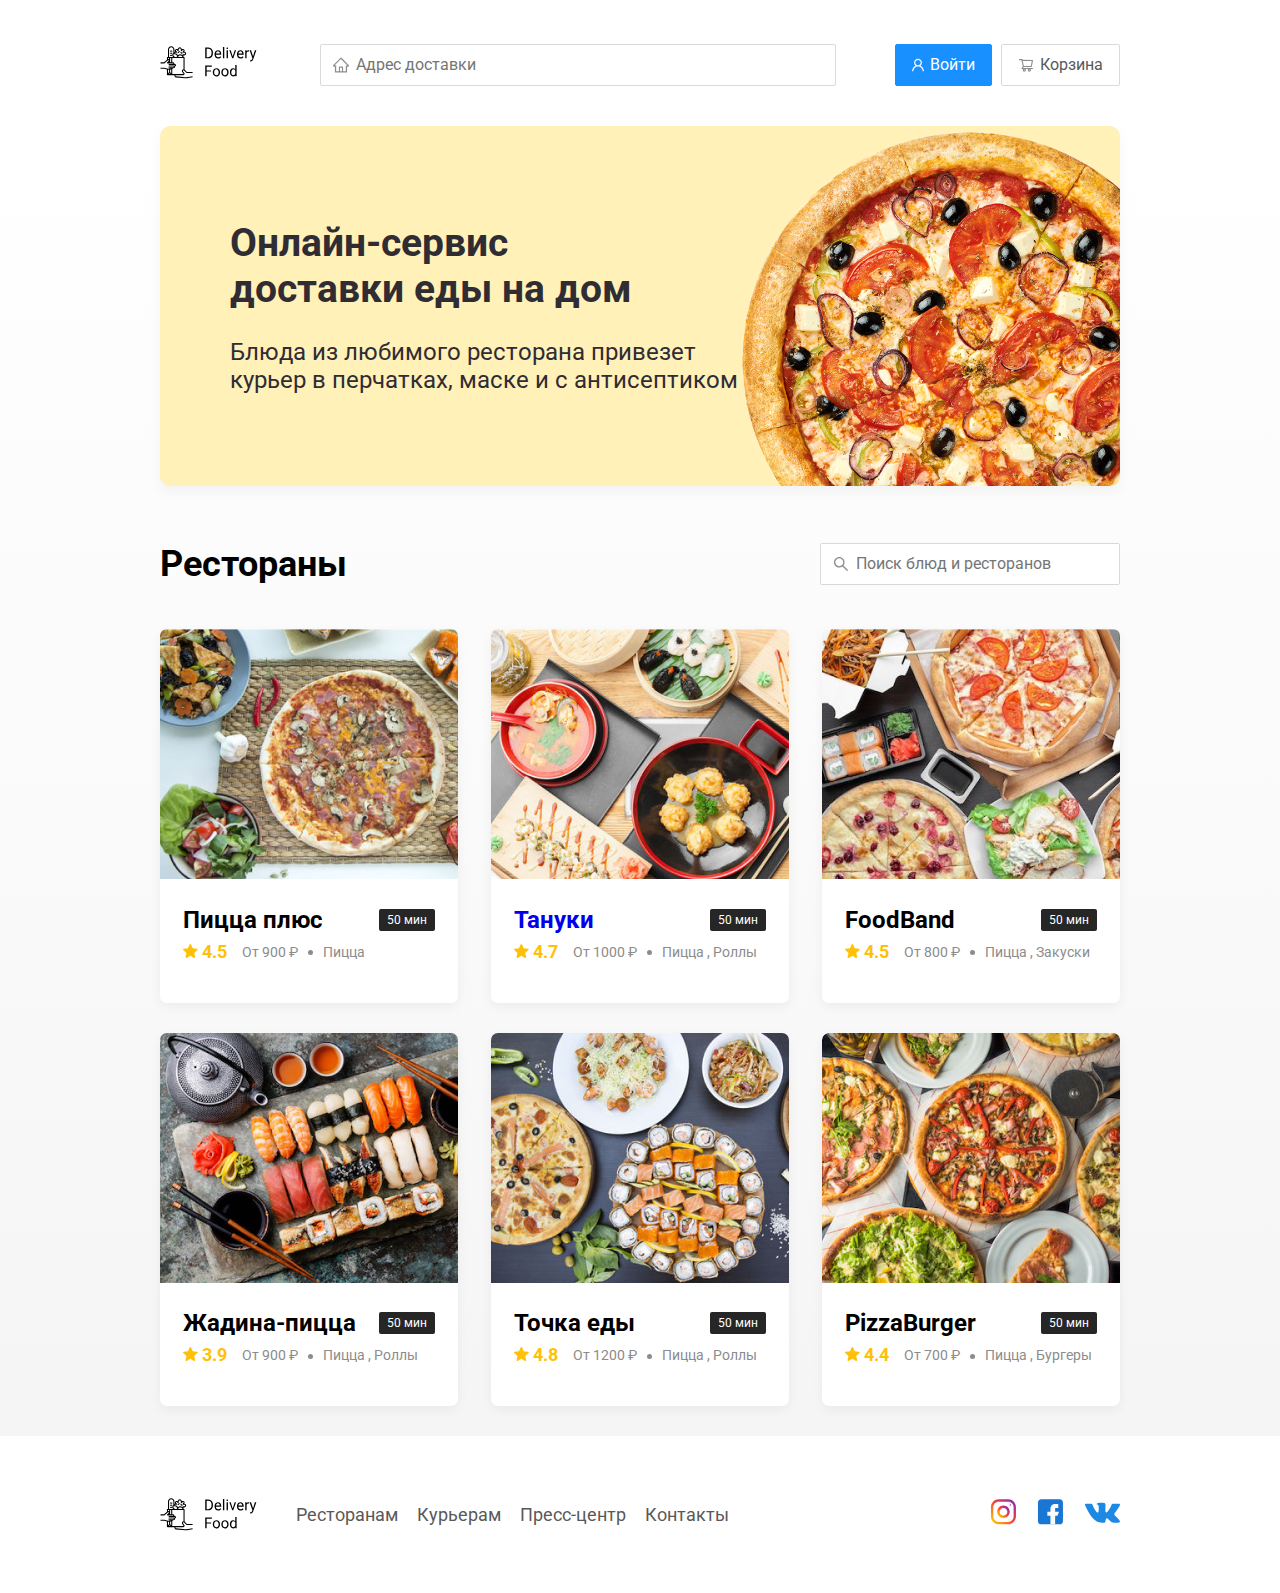
<file: index.html>
<!DOCTYPE html>
<html lang="ru">
<head>
 <meta charset="UTF-8">
 <meta name="viewport" content="width=device-width, initial-scale=1.0">
 <title>Delivery Food - доставка еды на дом</title>

<link href="https://fonts.googleapis.com/css?family=Roboto:400,700&display=swap&subset=cyrillic" rel="stylesheet">

<link rel="stylesheet" href="css\normalize.css">
<link rel="stylesheet" href="css/animate.css">
<link rel="stylesheet" href="css/main.css">
</head>
<body>

<div class="container">
  <header class="header"> 
    <a href="index.html" class="logo animated fadeInUp">
          <img src="img/logo.svg" alt="logo" class="logo">
    </a>

   <input type="text" class="input input-address" placeholder="Адрес доставки">
  
   <div class="buttons">
    <button class="button button-primary">
     <img src="img/user.svg" alt="home" class="button-icon">
     <span class="button-text">Войти</span>
    </button>
    <button class="button">
     <img src="img/shopping-cart.svg" alt="icon" class="button-icon">
     <span class="button-text">Корзина</span>
    </button>
   </div>
  </header>



</div>
<!-- /.container -->

<main class="main">
  <div class="container">
      <section class="promo">
        <h1 class="promo-title">Онлайн-сервис <br>доставки еды на дом</h1>
        <p class="promo-text">Блюда из любимого ресторана привезет курьер в перчатках, маске и с антисептиком</p>
      </section>
      
      <section class="restaurants">
        <div class="section-heading">
          <h2 class="section-title">Рестораны</h2>
          <input type="text" class="input input-search" placeholder="Поиск блюд и ресторанов">
        </div>
        
        <div class="cards">
          <div class="card">
            <img src="img/cards/image-1.jpg" alt="img" class="card-image">
            <div class="card-text">
              <div class="card-heading">
                <h3 class="card-title">Пицца плюс</h3>
                <span class="card-tag tag">50 мин</span>
              </div>
              <!-- /.card-heading -->
              <div class="card-info">
                <div class="rating"><img src="img/star.svg" alt="star" class="rating-star" /> 4.5 </div>
                <div class="price">От 900 ₽</div>
                <div class="category">Пицца</div>
              </div>
              <!-- /.card-info -->
      
            </div>
            <!-- /.card-text -->
          </div>
          <!-- /.card -->
      
          <a href="restaurant.html" class="card">
            <img src="img/cards/image-2.jpg" alt="img" class="card-image">
            <div class="card-text">
              <div class="card-heading">
                <h3 class="card-title">Тануки </h3>
                <span class="card-tag tag">50 мин</span>
              </div>
              <!-- /.card-heading -->
              <div class="card-info">
                <div class="rating"><img src="img/star.svg" alt="star" class="rating-star" /> 4.7 </div>
                <div class="price">От 1000 ₽</div>
                <div class="category">Пицца , Роллы</div>
              </div>
              <!-- /.card-info -->
      
            </div>
            <!-- /.card-text -->
          </a>
          <!-- /.card -->
      
          <div class="card">
            <img src="img/cards/image-3.jpg" alt="img" class="card-image">
            <div class="card-text">
              <div class="card-heading">
                <h3 class="card-title">FoodBand</h3>
                <span class="card-tag tag">50 мин</span>
              </div>
              <!-- /.card-heading -->
              <div class="card-info">
                <div class="rating"><img src="img/star.svg" alt="star" class="rating-star" /> 4.5 </div>
                <div class="price">От 800 ₽</div>
                <div class="category">Пицца , Закуски</div>
              </div>
              <!-- /.card-info -->
      
            </div>
            <!-- /.card-text -->
          </div>
          <!-- /.card -->
      
          <div class="card">
            <img src="img/cards/image-4.jpg" alt="img" class="card-image">
            <div class="card-text">
              <div class="card-heading">
                <h3 class="card-title">Жадина-пицца</h3>
                <span class="card-tag tag">50 мин</span>
              </div>
              <!-- /.card-heading -->
              <div class="card-info">
                <div class="rating"><img src="img/star.svg" alt="star" class="rating-star" /> 3.9 </div>
                <div class="price">От 900 ₽</div>
                <div class="category">Пицца , Роллы</div>
              </div>
              <!-- /.card-info -->
      
            </div>
            <!-- /.card-text -->
          </div>
          <!-- /.card -->
      
          <div class="card">
            <img src="img/cards/image-5.jpg" alt="img" class="card-image">
            <div class="card-text">
              <div class="card-heading">
                <h3 class="card-title">Точка еды</h3>
                <span class="card-tag tag">50 мин</span>
              </div>
              <!-- /.card-heading -->
              <div class="card-info">
                <div class="rating"><img src="img/star.svg" alt="star" class="rating-star" /> 4.8 </div>
                <div class="price">От 1200 ₽</div>
                <div class="category">Пицца , Роллы</div>
              </div>
              <!-- /.card-info -->
      
            </div>
            <!-- /.card-text -->
          </div>
          <!-- /.card -->
      
          <div class="card">
            <img src="img/cards/image-6.jpg" alt="img" class="card-image">
            <div class="card-text">
              <div class="card-heading">
                <h3 class="card-title">PizzaBurger</h3>
                <span class="card-tag tag">50 мин</span>
              </div>
              <!-- /.card-heading -->
              <div class="card-info">
                <div class="rating"><img src="img/star.svg" alt="star" class="rating-star" /> 4.4 </div>
                <div class="price">От 700 ₽</div>
                <div class="category">Пицца , Бургеры</div>
              </div>
              <!-- /.card-info -->
      
            </div>
            <!-- /.card-text -->
          </div>
          <!-- /.card -->
      
      
        </div>
        <!-- /.cards -->
      </section>
  </div>
</main>

<footer class="footer">
  <div class="container">
    <div class="footer-block">
      <img src="img/logo.svg" alt="logo" class="logo footer-logo">
      <nav class="footer-nav">
        <a href="#" class="footer-link">Ресторанам</a>
        <a href="#" class="footer-link">Курьерам</a>
        <a href="#" class="footer-link">Пресс-центр</a>
        <a href="#" class="footer-link">Контакты</a>
      </nav>
      <div class="social-links">
        <a href="#" class="social-link"><img src="img/social/Insta.svg" alt="Insta"></a>
        <a href="#" class="social-link"><img src="img/social/Facebook.svg" alt="Facebook"></a>
        <a href="#" class="social-link"><img src="img/social/Vk.svg" alt="vk"></a>
      </div>
    </div>
    <!-- /.footer-block -->
  </div>
  <!-- /.container -->
</footer>

<script src="js/wow.min.js"></script>
<script src="js/main.js"></script>
  
</body>
</html>
</file>
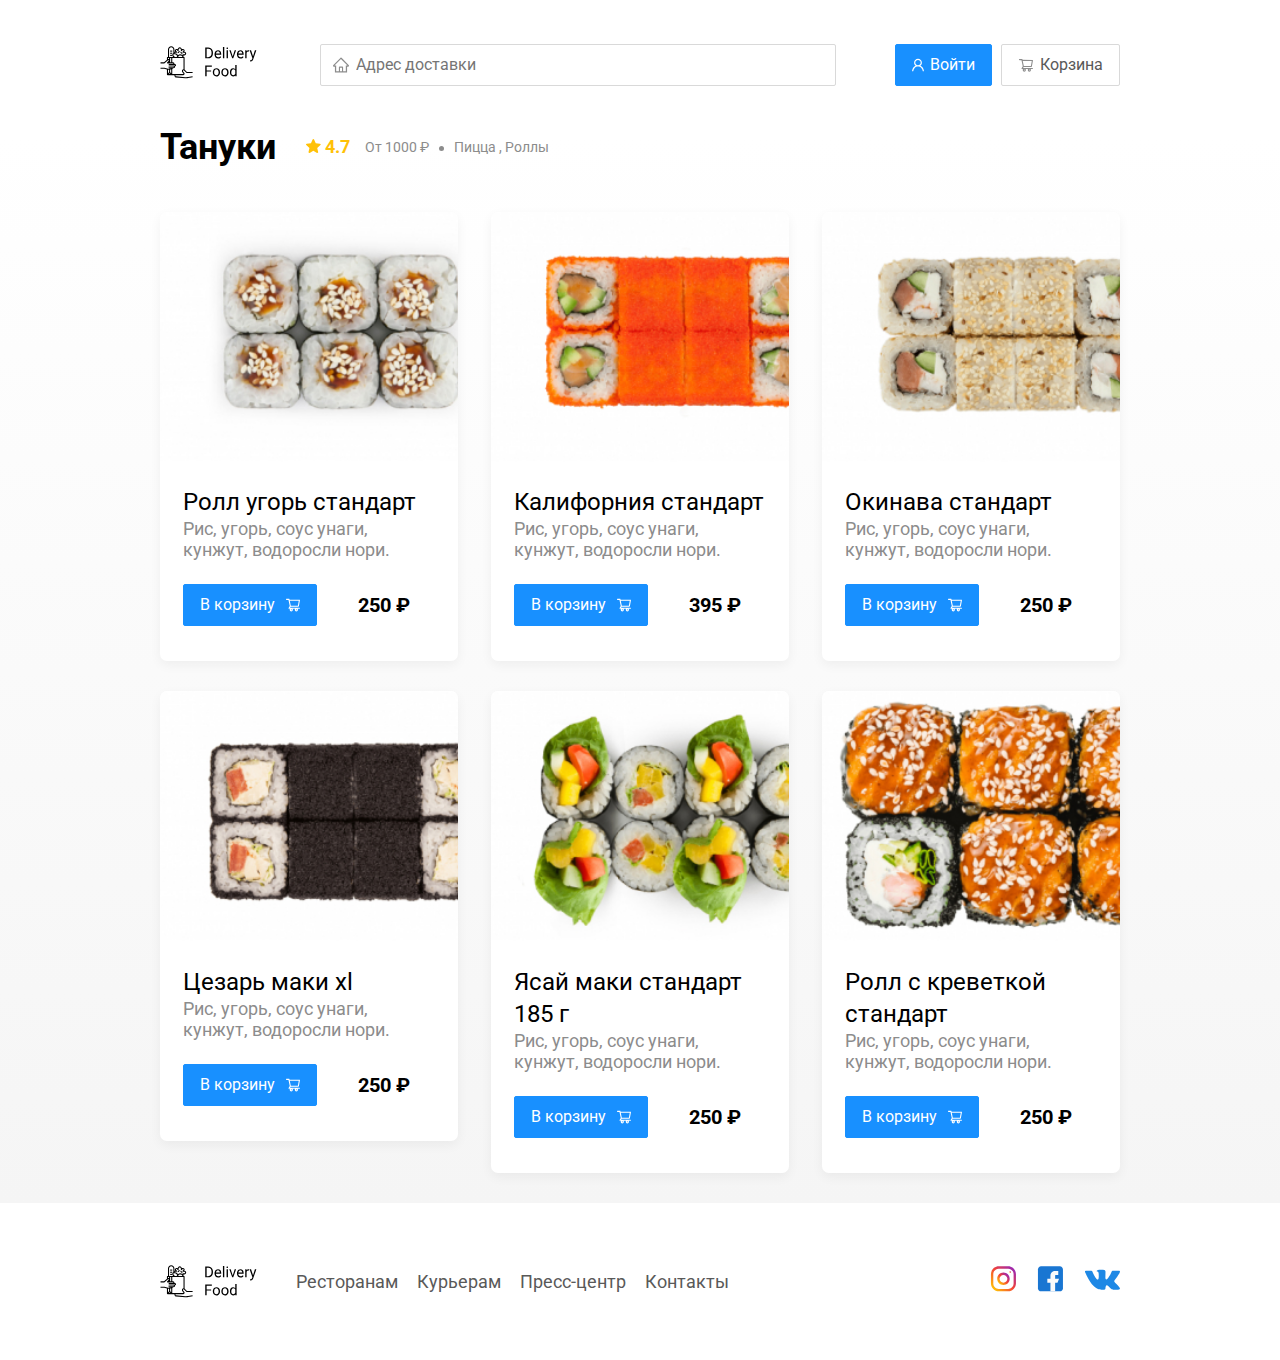
<file: restaurant.html>
<!DOCTYPE html>
<html lang="ru">
<head>
 <meta charset="UTF-8">
 <meta name="viewport" content="width=device-width, initial-scale=1.0">
 <title>Тануки</title>

<link href="https://fonts.googleapis.com/css?family=Roboto:400,700&display=swap&subset=cyrillic" rel="stylesheet">

<link rel="stylesheet" href="css\normalize.css">
<link rel="stylesheet" href="css/animate.css">
<link rel="stylesheet" href="css/main.css">
</head>
<body>

<div class="container">
  <header class="header"> 
       <a href="index.html" class="logo animated  fadeInDown ">
         <img src="img/logo.svg" alt="logo" class="logo">
       </a>
  
   <input type="text" class="input input-address" placeholder="Адрес доставки">
  
   <div class="buttons">
    <button class="button button-primary">
     <img src="img/user.svg" alt="home" class="button-icon">
     <span class="button-text">Войти</span>
    </button>
    <button class="button" id="card-button">
     <img src="img/shopping-cart.svg" alt="icon" class="button-icon">
     <span class="button-text" >Корзина</span>
    </button>
   </div>
  </header>



</div>
<!-- /.container -->

<main class="main">
  <div class="container">

      
      <section class="restaurants">
        <div class="section-heading">
          <h2 class="section-title ">
            Тануки</h2>
          <div class="card-info">
            <div class="rating"><img src="img/star.svg" alt="star" class="rating-star" /> 4.7 </div>
            <div class="price">От 1000 ₽</div>
            <div class="category">Пицца , Роллы</div>
          </div>
        </div>

        <div class="cards">
          <div class="card wow fadeInUp" data-wow-delay="0.2s">
            <img src="img/tanuki/roll-1.jpg" alt="img" class="card-image">
            <div class="card-text">
              <div class="card-heading">
                <h3 class="card-title card-title-reg">Ролл угорь стандарт</h3>
              </div>
              <!-- /.card-heading -->
              <div class="card-info">
                <div class="ingredients">Рис, угорь, соус унаги, кунжут, водоросли нори.</div>
              </div>
              <!-- /.card-info -->
              <div class="card-buttons">
                <button class="button button-primary" >
                  <span class="button-card-text">В корзину</span>
                  <img src="img/shopping-card 2.svg" alt="shopping-cart"  class="button-card-image">
                </button>
                <strong class="card-price-bold">250 ₽ </strong>
              </div>
            </div>
            <!-- /.card-text -->
          </div>
          <!-- /.card -->
      
          <div class="card wow fadeInUp" data-wow-delay="0.4s">
            <img src="img/tanuki/roll-2.jpg" alt="img" class="card-image">
              <div class="card-text">
                <div class="card-heading">
                  <h3 class="card-title card-title-reg">Калифорния  стандарт</h3>
                </div>
                <!-- /.card-heading -->
                <div class="card-info">
                  <div class="ingredients">Рис, угорь, соус унаги, кунжут, водоросли нори.</div>
                </div>
                <!-- /.card-info -->
                <div class="card-buttons">
                  <button class="button button-primary">
                    <span class="button-card-text">В корзину</span>
                    <img src="img/shopping-card 2.svg" alt="shopping-cart" class="button-card-image">
                  </button>
                  <strong class="card-price-bold">395 ₽ </strong>
                </div>
              </div>
              <!-- /.card-text -->
          </div>
          <!-- /.card -->
      
          <div class="card wow fadeInUp" data-wow-delay="0.6s">
            <img src="img/tanuki/roll-3.jpg" alt="img" class="card-image">
           <div class="card-text">
             <div class="card-heading">
               <h3 class="card-title card-title-reg">Окинава стандарт</h3>
             </div>
             <!-- /.card-heading -->
             <div class="card-info">
               <div class="ingredients">Рис, угорь, соус унаги, кунжут, водоросли нори.</div>
             </div>
             <!-- /.card-info -->
             <div class="card-buttons">
               <button class="button button-primary">
                 <span class="button-card-text">В корзину</span>
                 <img src="img/shopping-card 2.svg" alt="shopping-cart" class="button-card-image">
               </button>
               <strong class="card-price-bold">250 ₽ </strong>
             </div>
           </div>
           <!-- /.card-text -->
          </div>
          <!-- /.card -->
      
          <div class="card wow fadeInUp" data-wow-delay="0.2s">
            <img src="img/tanuki/roll-4.jpg" alt="img" class="card-image">
            <div class="card-text">
              <div class="card-heading">
                <h3 class="card-title card-title-reg">Цезарь маки хl</h3>
              </div>
              <!-- /.card-heading -->
              <div class="card-info">
                <div class="ingredients">Рис, угорь, соус унаги, кунжут, водоросли нори.</div>
              </div>
              <!-- /.card-info -->
              <div class="card-buttons">
                <button class="button button-primary">
                  <span class="button-card-text">В корзину</span>
                  <img src="img/shopping-card 2.svg" alt="shopping-cart" class="button-card-image">
                </button>
                <strong class="card-price-bold">250 ₽ </strong>
              </div>
            </div>
            <!-- /.card-text -->
          </div>
          <!-- /.card -->
      
          <div class="card wow fadeInUp" data-wow-delay="0.4s">
            <img src="img/tanuki/roll-5.jpg" alt="img" class="card-image">
            <div class="card-text">
              <div class="card-heading">
                <h3 class="card-title card-title-reg">Ясай маки стандарт 185 г</h3>
              </div>
              <!-- /.card-heading -->
              <div class="card-info">
                <div class="ingredients">Рис, угорь, соус унаги, кунжут, водоросли нори.</div>
              </div>
              <!-- /.card-info -->
              <div class="card-buttons">
                <button class="button button-primary">
                  <span class="button-card-text">В корзину</span>
                  <img src="img/shopping-card 2.svg" alt="shopping-cart" class="button-card-image">
                </button>
                <strong class="card-price-bold">250 ₽ </strong>
              </div>
            </div>
            <!-- /.card-text -->
          </div>
          <!-- /.card -->
      
          <div class="card wow fadeInUp" data-wow-delay="0.6s">
            <img src="img/tanuki/roll-6.jpg" alt="img" class="card-image">
            <div class="card-text">
              <div class="card-heading">
                <h3 class="card-title card-title-reg">Ролл с креветкой стандарт</h3>
              </div>
              <!-- /.card-heading -->
              <div class="card-info">
                <div class="ingredients">Рис, угорь, соус унаги, кунжут, водоросли нори.</div>
              </div>
              <!-- /.card-info -->
              <div class="card-buttons">
                <button class="button button-primary">
                  <span class="button-card-text">В корзину</span>
                  <img src="img/shopping-card 2.svg" alt="shopping-cart" class="button-card-image">
                </button>
                <strong class="card-price-bold">250 ₽ </strong>
              </div>
            </div>
            <!-- /.card-text -->
          </div>
          <!-- /.card -->
      
      
        </div>
        <!-- /.cards -->
      </section>
  </div>
</main>

<footer class="footer">
  <div class="container">
    <div class="footer-block">
      <img src="img/logo.svg" alt="logo" class="logo footer-logo">
      <nav class="footer-nav">
        <a href="#" class="footer-link">Ресторанам</a>
        <a href="#" class="footer-link">Курьерам</a>
        <a href="#" class="footer-link">Пресс-центр</a>
        <a href="#" class="footer-link">Контакты</a>
      </nav>
      <div class="social-links">
        <a href="#" class="social-link"><img src="img/social/Insta.svg" alt="Insta"></a>
        <a href="#" class="social-link"><img src="img/social/Facebook.svg" alt="Facebook"></a>
        <a href="#" class="social-link"><img src="img/social/Vk.svg" alt="Vk"></a>
      </div>
    </div>
    <!-- /.footer-block -->
  </div>
  <!-- /.container -->
</footer>

<div class="modal">
  <div class="modal-dialog">
    <div class="modal-header">
      <h3 class="modal-title">Корзина</h3>
      <button class="close">&times;</button>
    </div>
    <!-- /.modal-header -->
    <div class="modal-body">
      <div class="food-row">
        <span class="food-name">Ролл угорь стандарт</span>
        <strong class="food-price">250 ₽</strong>
        <div class="food-counter">
          <button class="counter-button">-</button>
          <span class="counter">1</span>
          <button class="counter-button">+</button>
        </div>

      </div>
      <!-- /.food-row -->
      <div class="food-row">
        <span class="food-name">Ролл угорь стандарт</span>
        <strong class="food-price">250 ₽</strong>
        <div class="food-counter">
          <button class="counter-button">-</button>
          <span class="counter">1</span>
          <button class="counter-button">+</button>
        </div>

      </div>
      <!-- /.food-row -->
      <div class="food-row">
        <span class="food-name">Ролл угорь стандарт</span>
        <strong class="food-price">250 ₽</strong>
        <div class="food-counter">
          <button class="counter-button">-</button>
          <span class="counter">1</span>
          <button class="counter-button">+</button>
        </div>

      </div>
      <!-- /.food-row -->
      <div class="food-row">
        <span class="food-name">Ролл угорь стандарт</span>
        <strong class="food-price">250 ₽</strong>
        <div class="food-counter">
          <button class="counter-button">-</button>
          <span class="counter">1</span>
          <button class="counter-button">+</button>
        </div>

      </div>
      <!-- /.food-row -->
      <div class="food-row">
        <span class="food-name">Ролл угорь стандарт</span>
        <strong class="food-price">250 ₽</strong>
        <div class="food-counter">
          <button class="counter-button">-</button>
          <span class="counter">1</span>
          <button class="counter-button">+</button>
        </div>

      </div>
      <!-- /.food-row -->
    </div>
      <!-- /.modal-body -->
    <div class="modal-footer">
      <span class="modal-pricetag">1250 ₽</span>
      <div class="footer-buttons">
        <button class="button button-primary">Оформить заказ</button>
        <button class="button">Отмена</button>
      </div>
    </div>
    <!-- /.modal-footer -->
  </div>
  <!-- /.modal-dialog -->
</div>
<!-- /.modal -->

<script src="js/wow.min.js"></script>
<script src="js/main.js"></script>
  
</body>
</html>
</file>
<file: css/main.css>
* {
  -webkit-box-sizing: border-box;
          box-sizing: border-box;
}

body {
  padding-top: 44px;
  font-family: 'Roboto', sans-serif;
}

.container {
  max-width: 1200px;
  margin: auto;
}

.header {
  margin-bottom: 40px;
  display: -webkit-box;
  display: -ms-flexbox;
  display: flex;
  -webkit-box-align: center;
      -ms-flex-align: center;
          align-items: center;
  -webkit-box-pack: justify;
      -ms-flex-pack: justify;
          justify-content: space-between;
}

.input {
  outline: none;
  background: #FFFFFF;
  border: 1px solid #D9D9D9;
  border-radius: 2px;
  font-size: 16px;
  line-height: 24px;
  padding: 8px;
  padding-left: 35px;
  background-repeat: no-repeat;
  background-position: left 11px center;
}

.input-address {
  -webkit-box-flex: 0.8;
      -ms-flex: 0.8;
          flex: 0.8;
  background-image: url(../img/home.svg);
}

.input-search {
  width: 300px;
  background-image: url(../img/search.svg);
  margin-left: auto;
}

.buttons {
  display: -webkit-box;
  display: -ms-flexbox;
  display: flex;
  -webkit-box-align: center;
      -ms-flex-align: center;
          align-items: center;
}

.button {
  outline: none;
  cursor: pointer;
  display: -webkit-box;
  display: -ms-flexbox;
  display: flex;
  -webkit-box-align: center;
      -ms-flex-align: center;
          align-items: center;
  padding: 8px 16px;
  background: #FFFFFF;
  border: 1px solid #D9D9D9;
  -webkit-box-sizing: border-box;
          box-sizing: border-box;
  -webkit-box-shadow: 0px 0px 2px rgba(0, 0, 0, 0.0015);
          box-shadow: 0px 0px 2px rgba(0, 0, 0, 0.0015);
  border-radius: 2px;
  color: #595959;
  line-height: 24px;
}

.button-primary {
  background: #1890FF;
  border: 1px solid #1890FF;
  color: #fff;
  margin-right: 9px;
}

.button-icon {
  margin-right: 6px;
}

.button-card-text {
  margin-right: 10px;
}

.main {
  background: -webkit-gradient(linear, left top, left bottom, color-stop(1.04%, rgba(245, 245, 245, 0)), to(#F5F5F5));
  background: linear-gradient(180deg, rgba(245, 245, 245, 0) 1.04%, #F5F5F5 100%);
}

.promo {
  -webkit-box-shadow: 0px 7px 12px rgba(158, 158, 163, 0.1);
          box-shadow: 0px 7px 12px rgba(158, 158, 163, 0.1);
  background: #FFF1B8 url(../img/promo-img-pizza.png) no-repeat top -17px right -59px/820px;
  border-radius: 10px;
  padding: 68px 70px;
  margin-bottom: 57px;
}

.promo-text {
  max-width: 538px;
  font-style: normal;
  font-weight: normal;
  font-size: 24px;
  line-height: 28px;
  color: #302C34;
}

.promo-title {
  font-size: 39px;
  line-height: 46px;
  color: #302C34;
  font-style: normal;
  font-weight: bold;
}

.section-heading {
  display: -webkit-box;
  display: -ms-flexbox;
  display: flex;
  -webkit-box-align: center;
      -ms-flex-align: center;
          align-items: center;
  margin-bottom: 44px;
}

.section-title {
  font-style: normal;
  font-weight: bold;
  font-size: 36px;
  line-height: 42px;
  color: #000000;
  margin: 0;
  margin-right: 30px;
}

.cards {
  display: -webkit-box;
  display: -ms-flexbox;
  display: flex;
  -webkit-box-align: start;
      -ms-flex-align: start;
          align-items: flex-start;
  -ms-flex-wrap: wrap;
      flex-wrap: wrap;
  -webkit-box-pack: justify;
      -ms-flex-pack: justify;
          justify-content: space-between;
}

.card {
  background: #FFFFFF;
  -webkit-box-shadow: 0px 4px 12px rgba(0, 0, 0, 0.05);
          box-shadow: 0px 4px 12px rgba(0, 0, 0, 0.05);
  border-radius: 7px;
  overflow: hidden;
  margin-bottom: 30px;
  -ms-flex-preferred-size: 31%;
      flex-basis: 31%;
  text-decoration: none;
}

.card-image {
  width: 384px;
  height: 250px;
  -o-object-fit: cover;
     object-fit: cover;
}

.card-text {
  padding-top: 20px;
  padding-bottom: 35px;
  padding-left: 23px;
  padding-right: 23px;
}

.card-heading {
  display: -webkit-box;
  display: -ms-flexbox;
  display: flex;
  -webkit-box-align: center;
      -ms-flex-align: center;
          align-items: center;
  -webkit-box-pack: justify;
      -ms-flex-pack: justify;
          justify-content: space-between;
}

.card-title {
  margin: 0;
  font-style: normal;
  font-weight: bold;
  font-size: 24px;
  line-height: 32px;
}

.card-title-reg {
  font-weight: 400;
}

.card-tag {
  font-style: normal;
  font-weight: normal;
  font-size: 12px;
  line-height: 20px;
  color: #fff;
  background: #262626;
  border-radius: 2px;
  padding: 1px 8px;
}

.card-info {
  display: -webkit-box;
  display: -ms-flexbox;
  display: flex;
  -webkit-box-align: center;
      -ms-flex-align: center;
          align-items: center;
  -ms-flex-wrap: wrap;
      flex-wrap: wrap;
}

.card-buttons {
  display: -webkit-box;
  display: -ms-flexbox;
  display: flex;
  -webkit-box-align: center;
      -ms-flex-align: center;
          align-items: center;
  margin-top: 24px;
}

.card-price-bold {
  font-weight: bold;
  font-size: 20px;
  line-height: 32px;
  margin-left: 32px;
}

.rating {
  margin-right: 26px;
  color: #FFC107;
  font-style: normal;
  font-weight: bold;
  font-size: 18px;
  line-height: 32px;
}

.price,
.category {
  color: #8C8C8C;
  font-size: 18px;
  line-height: 32px;
}

.ingredients {
  color: #8C8C8C;
  font-size: 18px;
  line-height: 21px;
}

.price {
  margin-right: 10px;
}

.price:after {
  content: "";
  width: 5px;
  height: 5px;
  background-color: #8C8C8C;
  display: inline-block;
  vertical-align: middle;
  border-radius: 50%;
  margin-left: 10px;
}

.category {
  text-overflow: ellipsis;
  overflow: hidden;
  white-space: nowrap;
  max-width: 150px;
}

.footer {
  padding: 60px 0;
}

.footer-block {
  display: -webkit-box;
  display: -ms-flexbox;
  display: flex;
  -webkit-box-align: center;
      -ms-flex-align: center;
          align-items: center;
  -webkit-box-pack: justify;
      -ms-flex-pack: justify;
          justify-content: space-between;
}

.footer-nav {
  margin-left: 35px;
  margin-right: auto;
}

.footer-link {
  display: inline-block;
  color: #595959;
  text-decoration: none;
  font-style: normal;
  font-weight: normal;
  font-size: 18px;
  line-height: 21px;
}

.footer-link:not(:last-child) {
  margin-right: 15px;
}

.social-links {
  display: -webkit-box;
  display: -ms-flexbox;
  display: flex;
  -webkit-box-align: center;
      -ms-flex-align: center;
          align-items: center;
}

.social-link:not(:last-child) {
  margin-right: 21px;
}

.modal {
  position: fixed;
  left: 0;
  top: 0;
  width: 100%;
  height: 100%;
  background: rgba(0, 0, 0, 0.4);
  display: none;
}

.modal-dialog {
  margin: auto;
  padding: 40px 50px;
  max-width: 780px;
  width: 95%;
  background: #FFFFFF;
  border-radius: 5px;
}

.modal-header {
  display: -webkit-box;
  display: -ms-flexbox;
  display: flex;
  -webkit-box-align: center;
      -ms-flex-align: center;
          align-items: center;
  -webkit-box-pack: justify;
      -ms-flex-pack: justify;
          justify-content: space-between;
  margin-bottom: 45px;
}

.modal-title {
  margin: 0;
  font-style: normal;
  font-weight: bold;
  font-size: 36px;
  line-height: 42px;
}

.modal-body {
  margin-bottom: 52px;
}

.modal-footer {
  display: -webkit-box;
  display: -ms-flexbox;
  display: flex;
  -webkit-box-align: center;
      -ms-flex-align: center;
          align-items: center;
  -webkit-box-pack: justify;
      -ms-flex-pack: justify;
          justify-content: space-between;
}

.modal-pricetag {
  background: #262626;
  border-radius: 5px;
  color: #FAFAFA;
  padding: 15px 20px;
  font-size: 20px;
  line-height: 23px;
}

.is-open {
  display: -webkit-box;
  display: -ms-flexbox;
  display: flex;
}

.close {
  font-size: 36px;
  border: none;
  background-color: transparent;
  cursor: pointer;
  outline: none;
}

.food-row {
  display: -webkit-box;
  display: -ms-flexbox;
  display: flex;
  -webkit-box-align: start;
      -ms-flex-align: start;
          align-items: flex-start;
  -webkit-box-pack: justify;
      -ms-flex-pack: justify;
          justify-content: space-between;
  padding: 8px;
  border-bottom: 1px solid #D9D9D9;
  margin-bottom: 15px;
}

.food-name {
  font-weight: normal;
  font-size: 18px;
  line-height: 32px;
}

.food-price {
  margin-left: auto;
  margin-right: 47px;
  font-weight: bold;
  font-size: 20px;
  line-height: 32px;
}

.food-counter {
  display: -webkit-box;
  display: -ms-flexbox;
  display: flex;
  -webkit-box-align: center;
      -ms-flex-align: center;
          align-items: center;
}

.counter {
  font-size: 16px;
  line-height: 24px;
  margin-right: 10px;
  margin-left: 10px;
}

.counter-button {
  display: -webkit-box;
  display: -ms-flexbox;
  display: flex;
  -webkit-box-align: center;
      -ms-flex-align: center;
          align-items: center;
  -webkit-box-pack: center;
      -ms-flex-pack: center;
          justify-content: center;
  width: 39px;
  height: 32px;
  background: #FFFFFF;
  border: 1px solid #40A9FF;
  -webkit-box-sizing: border-box;
          box-sizing: border-box;
  border-radius: 2px;
  color: #40A9FF;
  font-size: 14px;
  line-height: 22px;
}

.footer-buttons {
  display: -webkit-box;
  display: -ms-flexbox;
  display: flex;
  -webkit-box-align: center;
      -ms-flex-align: center;
          align-items: center;
}

@media (max-width: 1366px) {
  .container {
    max-width: 960px;
  }
  .promo {
    background-position: top right -200px;
    background-size: 700px;
  }
  .rating {
    margin-right: 15px;
  }
  .category,
  .price {
    font-size: 14px;
  }
}

@media (max-width: 992px) {
  .container {
    max-width: 750px;
  }
  .promo {
    padding: 50px;
    background-size: 500px;
  }
  .promo-text {
    font-size: 18px;
    max-width: 400px;
  }
  .card {
    -ms-flex-preferred-size: 48%;
        flex-basis: 48%;
  }
}

@media (max-width: 768px) {
  .container {
    max-width: 560px;
  }
  .card-info {
    -ms-flex-wrap: wrap;
        flex-wrap: wrap;
  }
  .card-title {
    font-size: 20px;
  }
  .card .rating {
    -ms-flex-preferred-size: 100%;
        flex-basis: 100%;
  }
  .footer-link {
    margin-top: 15px;
  }
  .promo {
    background-size: 390px;
    background-position: top -100px right -200px;
  }
  .promo-title {
    font-size: 27px;
    line-height: 1.4;
  }
  .promo-text {
    margin-top: 0;
  }
}

@media (max-width: 578px) {
  .container {
    width: 90%;
  }
  .header {
    -ms-flex-wrap: wrap;
        flex-wrap: wrap;
  }
  .input-address {
    -webkit-box-flex: 1;
        -ms-flex: 1;
            flex: 1;
    margin-top: 20px;
    -webkit-box-ordinal-group: 6;
        -ms-flex-order: 5;
            order: 5;
  }
  .promo {
    background-image: none;
  }
  .promo-title {
    margin-bottom: 10px;
    font-size: 40px;
  }
  .section-title {
    font-size: 30px;
  }
  .card {
    -ms-flex-preferred-size: 100%;
        flex-basis: 100%;
  }
  .card-image {
    width: 100%;
  }
  .footer {
    padding: 30px 0;
  }
}

@media (max-width: 480px) {
  .button-text {
    display: none;
  }
  .button {
    min-height: 40px;
  }
  .button-icon {
    margin: 0;
  }
  .promo {
    padding: 30px;
  }
  .section-title {
    margin-bottom: 10px;
    -webkit-box-flex: 1;
        -ms-flex: 1;
            flex: 1;
  }
  .section-heading {
    -ms-flex-wrap: wrap;
        flex-wrap: wrap;
  }
  .input-search {
    -webkit-box-flex: 1;
        -ms-flex: 1;
            flex: 1;
  }
  .footer-block {
    -ms-flex-wrap: wrap;
        flex-wrap: wrap;
    -webkit-box-orient: vertical;
    -webkit-box-direction: normal;
        -ms-flex-direction: column;
            flex-direction: column;
  }
  .footer-logo {
    -webkit-box-ordinal-group: 1;
        -ms-flex-order: 0;
            order: 0;
    margin-bottom: 10px;
  }
  .footer-nav {
    margin: 0;
  }
  .footer-link {
    display: -webkit-box;
    display: -ms-flexbox;
    display: flex;
    -webkit-box-align: center;
        -ms-flex-align: center;
            align-items: center;
    margin-bottom: 20px;
  }
}
/*# sourceMappingURL=main.css.map */
</file>
